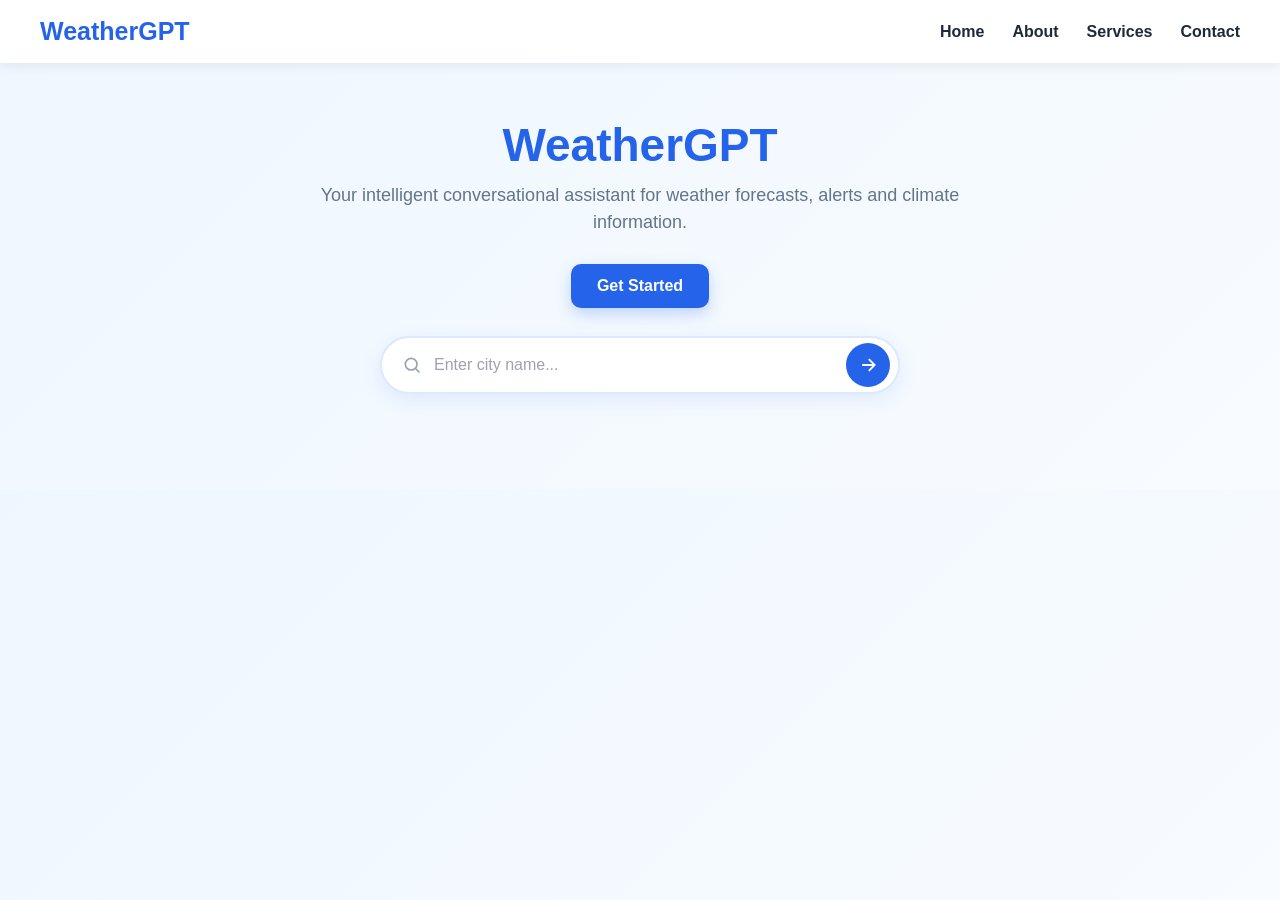
<file: index.html>
<!DOCTYPE html>
<html lang="en">
<head>
    <meta charset="UTF-8">
    <meta name="viewport" content="width=device-width, initial-scale=1.0">
    <title>WeatherGPT</title>
    <link rel="icon" type="image/svg+xml" href="favicon.svg">

    <link rel="stylesheet" href="style.css">
</head>

<body>

<nav>
    <div class="logo">WeatherGPT</div>

    <ul>
        <li><a href="#">Home</a></li>
        <li><a href="#">About</a></li>
        <li><a href="#">Services</a></li>
        <li><a href="#">Contact</a></li>
    </ul>
</nav>

<section class="hero">

    <h1>WeatherGPT</h1>

    <p>
        Your intelligent conversational assistant for
        weather forecasts, alerts and climate information.
    </p>

    <button onclick="document.querySelector('.weather-search input').focus()">
        Get Started
    </button>

    <div class="weather-search">

        <div class="search-shell">
            <svg class="search-icon" viewBox="0 0 24 24" width="20" height="20" fill="none" stroke="currentColor" stroke-width="2">
                <circle cx="11" cy="11" r="7"/>
                <path d="M21 21l-4.35-4.35"/>
            </svg>

            <input type="text" placeholder="Enter city name...">

            <button onclick="goToWeatherPage()" aria-label="Search Weather">
                <svg viewBox="0 0 24 24" width="20" height="20" fill="none" stroke="currentColor" stroke-width="2.2">
                    <path d="M5 12h14M13 5l7 7-7 7"/>
                </svg>
            </button>
        </div>

        <div id="citySuggestion"></div>

    </div>

    <div id="weatherResults" style="display: none;">

        <div class="weather-dashboard">

            <div class="weather-card">

                <h2 id="cityName">--</h2>

                <div class="temperature" id="temperature">
                    --°C
                </div>

                <p class="condition" id="condition">
                    Search a city
                </p>

                <div class="weather-metrics">

                    <div class="metric-card">
                        <span>Humidity</span>
                        <strong id="humidity">--%</strong>
                    </div>

                    <div class="metric-card">
                        <span>Wind Speed</span>
                        <strong id="windSpeed">-- km/h</strong>
                    </div>

                    <div class="metric-card">
                        <span>Visibility</span>
                        <strong id="visibility">-- km</strong>
                    </div>

                    <div class="metric-card">
                        <span>Pressure</span>
                        <strong id="pressure">-- hPa</strong>
                    </div>

                </div>

                <p class="feels-like">
                    Feels Like:
                    <span id="feelsLike">--°C</span>
                </p>

            </div>

            <div class="forecast-section">

                <h2>📅 7-Day Forecast</h2>

                <div class="forecast-container">

                    <div class="forecast-card">
                        <h3 id="day1">Today</h3>
                        <div class="forecast-icon" id="icon1">--</div>
                        <strong id="temp1">--°C</strong>
                        <p id="condition1">--</p>
                        <p id="rain1">Rain: --%</p>
                    </div>

                    <div class="forecast-card">
                        <h3 id="day2">Tomorrow</h3>
                        <div class="forecast-icon" id="icon2">--</div>
                        <strong id="temp2">--°C</strong>
                        <p id="condition2">--</p>
                        <p id="rain2">Rain: --%</p>
                    </div>

                    <div class="forecast-card">
                        <h3 id="day3">Day 3</h3>
                        <div class="forecast-icon" id="icon3">--</div>
                        <strong id="temp3">--°C</strong>
                        <p id="condition3">--</p>
                        <p id="rain3">Rain: --%</p>
                    </div>

                    <div class="forecast-card">
                        <h3 id="day4">Day 4</h3>
                        <div class="forecast-icon" id="icon4">--</div>
                        <strong id="temp4">--°C</strong>
                        <p id="condition4">--</p>
                        <p id="rain4">Rain: --%</p>
                    </div>

                    <div class="forecast-card">
                        <h3 id="day5">Day 5</h3>
                        <div class="forecast-icon" id="icon5">--</div>
                        <strong id="temp5">--°C</strong>
                        <p id="condition5">--</p>
                        <p id="rain5">Rain: --%</p>
                    </div>

                    <div class="forecast-card">
                        <h3 id="day6">Day 6</h3>
                        <div class="forecast-icon" id="icon6">--</div>
                        <strong id="temp6">--°C</strong>
                        <p id="condition6">--</p>
                        <p id="rain6">Rain: --%</p>
                    </div>

                    <div class="forecast-card">
                        <h3 id="day7">Day 7</h3>
                        <div class="forecast-icon" id="icon7">--</div>
                        <strong id="temp7">--°C</strong>
                        <p id="condition7">--</p>
                        <p id="rain7">Rain: --%</p>
                    </div>

                </div>

            </div>

            <div class="bottom-dashboard">

                <div class="risk-section">

                    <h2>🧠 Smart Weather Risk Analysis</h2>

                    <div class="risk-container">

                        <div class="risk-card">
                            <span>🔥 Heat Risk</span>
                            <strong id="heatRisk">--</strong>
                        </div>

                        <div class="risk-card">
                            <span>🌧️ Rain Risk</span>
                            <strong id="rainRisk">--</strong>
                        </div>

                        <div class="risk-card">
                            <span>⛈️ Storm Risk</span>
                            <strong id="stormRisk">--</strong>
                        </div>

                        <div class="risk-card">
                            <span>🚗 Travel Risk</span>
                            <strong id="travelRisk">--</strong>
                        </div>

                    </div>

                    <div class="recommendation-card">

                        <h3>💡 Safety Recommendation</h3>

                        <p id="safetyRecommendation">
                            Search for a city to get weather-based safety recommendations.
                        </p>

                    </div>

                </div>

                <div class="alert-section">

                    <h2>🚨 Weather Alerts</h2>

                    <div class="alert-card">

                        <div class="alert-icon">
                            ⚠️
                        </div>

                        <div class="alert-content">

                            <h3 id="alertTitle">
                                No Active Alerts
                            </h3>

                            <span id="alertLevel">
                                Normal
                            </span>

                            <p id="alertMessage">
                                There are currently no severe weather alerts
                                for the selected city.
                            </p>

                            <p id="rainAlert" class="rain-alert">
                                Rain Probability: --%
                            </p>

                        </div>

                    </div>

                </div>

            </div>

        </div>

        <div class="chat-section" id="chatSection">

            <h2>🤖 Ask WeatherGPT</h2>

            <p>
                Ask questions about weather, forecasts, alerts and climate.
            </p>

            <div class="chat-box-wrap">

                <div class="chat-box">

                    <input
                        type="text"
                        id="chatInput"
                        placeholder="Ask WeatherGPT anything..."
                        autocomplete="off"
                    >

                    <button onclick="askWeatherGPT()" aria-label="Ask">
                        <svg viewBox="0 0 24 24" width="18" height="18" fill="none" stroke="currentColor" stroke-width="2.2">
                            <path d="M5 12h14M13 5l7 7-7 7"/>
                        </svg>
                    </button>

                </div>

                <div id="chatSuggestion"></div>

            </div>

            <div class="chat-suggestions">
                <button type="button" class="suggestion-chip" onclick="askSuggestion('Will it rain tomorrow?')">Will it rain tomorrow?</button>
                <button type="button" class="suggestion-chip" onclick="askSuggestion('Should I carry an umbrella?')">Should I carry an umbrella?</button>
                <button type="button" class="suggestion-chip" onclick="askSuggestion('Nalikku mazhai peyyuma?')">Nalikku mazhai peyyuma?</button>
                <button type="button" class="suggestion-chip" onclick="askSuggestion('Indha ooru sudu evlo irukku?')">Indha ooru sudu evlo irukku?</button>
                <button type="button" class="suggestion-chip" onclick="askSuggestion('இன்று வானிலை எப்படி இருக்கு?')">இன்று வானிலை எப்படி இருக்கு?</button>
            </div>

            <div class="chat-response">

                <strong>WeatherGPT:</strong>

                <p id="chatResponse">
                    Ask me anything about weather, forecasts,
                    alerts or climate.
                </p>

            </div>

        </div>

        <div class="map-section">

            <h2>📍 Live Wind Map</h2>

            <div id="windyContainer">
                <iframe
                    id="windyFrame"
                    title="Windy interactive weather map"
                    loading="lazy">
                </iframe>
            </div>

        </div>

    </div>

</section>

<button id="askAiFab" class="ask-ai-fab" onclick="scrollToChat()" aria-label="Ask WeatherGPT AI" style="display: none;">
    <svg viewBox="0 0 24 24" width="22" height="22" fill="none" stroke="currentColor" stroke-width="2">
        <path d="M21 11.5a8.38 8.38 0 0 1-.9 3.8 8.5 8.5 0 0 1-7.6 4.7 8.38 8.38 0 0 1-3.8-.9L3 21l1.9-5.7a8.38 8.38 0 0 1-.9-3.8 8.5 8.5 0 0 1 4.7-7.6 8.38 8.38 0 0 1 3.8-.9h.5a8.48 8.48 0 0 1 8 8v.5z"/>
    </svg>
    <span>Ask AI</span>
</button>

<script src="script.js"></script>

</body>
</html>
</file>
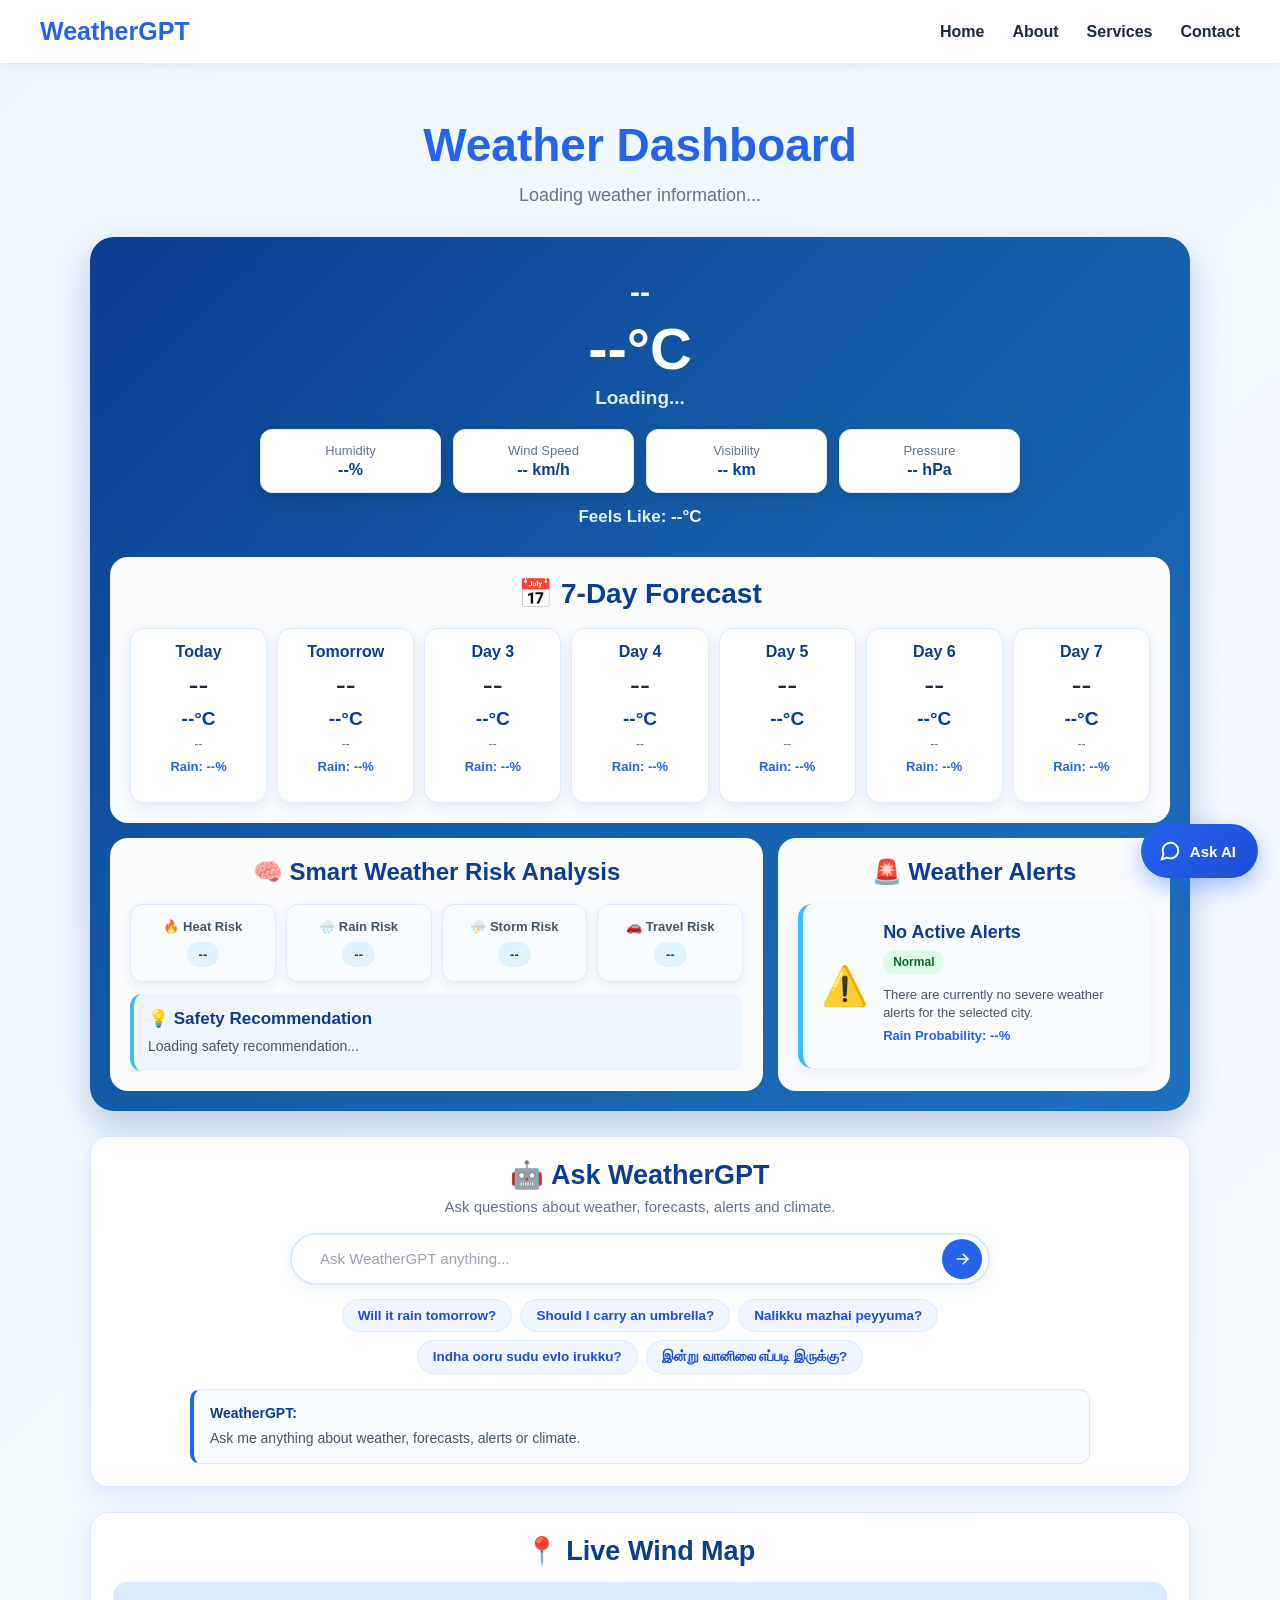
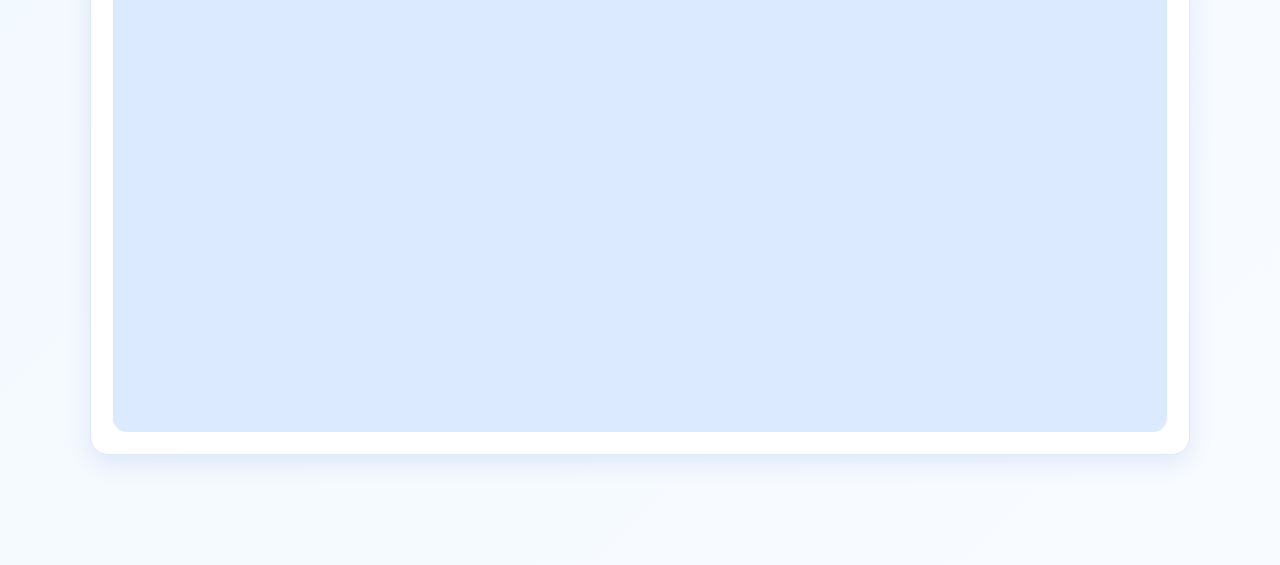
<file: weather.html>
<!DOCTYPE html>
<html lang="en">
<head>
    <meta charset="UTF-8">
    <meta name="viewport" content="width=device-width, initial-scale=1.0">
    <title>WeatherGPT - Weather Dashboard</title>
    <link rel="icon" type="image/svg+xml" href="favicon.svg">

    <link rel="stylesheet" href="style.css">
</head>

<body>

<nav>
    <div class="logo">WeatherGPT</div>

    <ul>
        <li><a href="index.html">Home</a></li>
        <li><a href="#">About</a></li>
        <li><a href="#">Services</a></li>
        <li><a href="#">Contact</a></li>
    </ul>
</nav>

<section class="hero">

    <h1>Weather Dashboard</h1>

    <p id="selectedCity">
        Loading weather information...
    </p>

    <div class="weather-dashboard">

        <div class="weather-card">

            <h2 id="cityName">--</h2>

            <div class="temperature" id="temperature">
                --°C
            </div>

            <p class="condition" id="condition">
                Loading...
            </p>

            <div class="weather-metrics">

                <div class="metric-card">
                    <span>Humidity</span>
                    <strong id="humidity">--%</strong>
                </div>

                <div class="metric-card">
                    <span>Wind Speed</span>
                    <strong id="windSpeed">-- km/h</strong>
                </div>

                <div class="metric-card">
                    <span>Visibility</span>
                    <strong id="visibility">-- km</strong>
                </div>

                <div class="metric-card">
                    <span>Pressure</span>
                    <strong id="pressure">-- hPa</strong>
                </div>

            </div>

            <p class="feels-like">
                Feels Like:
                <span id="feelsLike">--°C</span>
            </p>

        </div>

        <div class="forecast-section">

            <h2>📅 7-Day Forecast</h2>

            <div class="forecast-container">

                <div class="forecast-card">
                    <h3 id="day1">Today</h3>
                    <div class="forecast-icon" id="icon1">--</div>
                    <strong id="temp1">--°C</strong>
                    <p id="condition1">--</p>
                    <p id="rain1">Rain: --%</p>
                </div>

                <div class="forecast-card">
                    <h3 id="day2">Tomorrow</h3>
                    <div class="forecast-icon" id="icon2">--</div>
                    <strong id="temp2">--°C</strong>
                    <p id="condition2">--</p>
                    <p id="rain2">Rain: --%</p>
                </div>

                <div class="forecast-card">
                    <h3 id="day3">Day 3</h3>
                    <div class="forecast-icon" id="icon3">--</div>
                    <strong id="temp3">--°C</strong>
                    <p id="condition3">--</p>
                    <p id="rain3">Rain: --%</p>
                </div>

                <div class="forecast-card">
                    <h3 id="day4">Day 4</h3>
                    <div class="forecast-icon" id="icon4">--</div>
                    <strong id="temp4">--°C</strong>
                    <p id="condition4">--</p>
                    <p id="rain4">Rain: --%</p>
                </div>

                <div class="forecast-card">
                    <h3 id="day5">Day 5</h3>
                    <div class="forecast-icon" id="icon5">--</div>
                    <strong id="temp5">--°C</strong>
                    <p id="condition5">--</p>
                    <p id="rain5">Rain: --%</p>
                </div>

                <div class="forecast-card">
                    <h3 id="day6">Day 6</h3>
                    <div class="forecast-icon" id="icon6">--</div>
                    <strong id="temp6">--°C</strong>
                    <p id="condition6">--</p>
                    <p id="rain6">Rain: --%</p>
                </div>

                <div class="forecast-card">
                    <h3 id="day7">Day 7</h3>
                    <div class="forecast-icon" id="icon7">--</div>
                    <strong id="temp7">--°C</strong>
                    <p id="condition7">--</p>
                    <p id="rain7">Rain: --%</p>
                </div>

            </div>

        </div>

        <div class="bottom-dashboard">

            <div class="risk-section">

                <h2>🧠 Smart Weather Risk Analysis</h2>

                <div class="risk-container">

                    <div class="risk-card">
                        <span>🔥 Heat Risk</span>
                        <strong id="heatRisk">--</strong>
                    </div>

                    <div class="risk-card">
                        <span>🌧️ Rain Risk</span>
                        <strong id="rainRisk">--</strong>
                    </div>

                    <div class="risk-card">
                        <span>⛈️ Storm Risk</span>
                        <strong id="stormRisk">--</strong>
                    </div>

                    <div class="risk-card">
                        <span>🚗 Travel Risk</span>
                        <strong id="travelRisk">--</strong>
                    </div>

                </div>

                <div class="recommendation-card">

                    <h3>💡 Safety Recommendation</h3>

                    <p id="safetyRecommendation">
                        Loading safety recommendation...
                    </p>

                </div>

            </div>

            <div class="alert-section">

                <h2>🚨 Weather Alerts</h2>

                <div class="alert-card">

                    <div class="alert-icon">
                        ⚠️
                    </div>

                    <div class="alert-content">

                        <h3 id="alertTitle">
                            No Active Alerts
                        </h3>

                        <span id="alertLevel">
                            Normal
                        </span>

                        <p id="alertMessage">
                            There are currently no severe weather alerts
                            for the selected city.
                        </p>

                        <p id="rainAlert" class="rain-alert">
                            Rain Probability: --%
                        </p>

                    </div>

                </div>

            </div>

        </div>

    </div>

    <div class="chat-section" id="chatSection">

        <h2>🤖 Ask WeatherGPT</h2>

        <p>
            Ask questions about weather, forecasts, alerts and climate.
        </p>

        <div class="chat-box-wrap">

            <div class="chat-box">

                <input
                    type="text"
                    id="chatInput"
                    placeholder="Ask WeatherGPT anything..."
                    autocomplete="off"
                >

                <button onclick="askWeatherGPT()" aria-label="Ask">
                    <svg viewBox="0 0 24 24" width="18" height="18" fill="none" stroke="currentColor" stroke-width="2.2">
                        <path d="M5 12h14M13 5l7 7-7 7"/>
                    </svg>
                </button>

            </div>

            <div id="chatSuggestion"></div>

        </div>

        <div class="chat-suggestions">
            <button type="button" class="suggestion-chip" onclick="askSuggestion('Will it rain tomorrow?')">Will it rain tomorrow?</button>
            <button type="button" class="suggestion-chip" onclick="askSuggestion('Should I carry an umbrella?')">Should I carry an umbrella?</button>
            <button type="button" class="suggestion-chip" onclick="askSuggestion('Nalikku mazhai peyyuma?')">Nalikku mazhai peyyuma?</button>
            <button type="button" class="suggestion-chip" onclick="askSuggestion('Indha ooru sudu evlo irukku?')">Indha ooru sudu evlo irukku?</button>
            <button type="button" class="suggestion-chip" onclick="askSuggestion('இன்று வானிலை எப்படி இருக்கு?')">இன்று வானிலை எப்படி இருக்கு?</button>
        </div>

        <div class="chat-response">

            <strong>WeatherGPT:</strong>

            <p id="chatResponse">
                Ask me anything about weather, forecasts,
                alerts or climate.
            </p>

        </div>

    </div>

    <div class="map-section">

        <h2>📍 Live Wind Map</h2>

        <div id="windyContainer">
            <iframe
                id="windyFrame"
                title="Windy interactive weather map"
                loading="lazy">
            </iframe>
        </div>

    </div>

</section>

<button id="askAiFab" class="ask-ai-fab" onclick="scrollToChat()" aria-label="Ask WeatherGPT AI">
    <svg viewBox="0 0 24 24" width="22" height="22" fill="none" stroke="currentColor" stroke-width="2">
        <path d="M21 11.5a8.38 8.38 0 0 1-.9 3.8 8.5 8.5 0 0 1-7.6 4.7 8.38 8.38 0 0 1-3.8-.9L3 21l1.9-5.7a8.38 8.38 0 0 1-.9-3.8 8.5 8.5 0 0 1 4.7-7.6 8.38 8.38 0 0 1 3.8-.9h.5a8.48 8.48 0 0 1 8 8v.5z"/>
    </svg>
    <span>Ask AI</span>
</button>

<script src="script.js"></script>

</body>
</html>
</file>
<file: style.css>
* {
    box-sizing: border-box;
}

html {
    scroll-behavior: smooth;
}

body {
    margin: 0;
    font-family: Arial, sans-serif;
    background: linear-gradient(135deg, #eef7ff, #f8fbff);
    color: #1f2937;
    text-align: center;
}

nav {
    background: #ffffff;
    padding: 17px 40px;
    display: flex;
    justify-content: space-between;
    align-items: center;
    box-shadow: 0 2px 12px rgba(0, 0, 0, 0.08);
    position: sticky;
    top: 0;
    z-index: 1000;
}

nav .logo {
    color: #2563eb;
    font-size: 25px;
    font-weight: 800;
}

nav ul {
    display: flex;
    gap: 28px;
    list-style: none;
    margin: 0;
    padding: 0;
}

nav ul li a {
    color: #1e293b;
    text-decoration: none;
    font-weight: 600;
    transition: 0.25s ease;
}

nav ul li a:hover {
    color: #2563eb;
}

.hero {
    padding: 55px 20px 60px;
    text-align: center;
}

.hero h1 {
    margin: 0 0 10px;
    font-size: 46px;
    color: #2563eb;
    font-weight: 800;
}

.hero > p {
    font-size: 18px;
    color: #64748b;
    margin: 0 auto 28px;
    max-width: 720px;
    line-height: 1.5;
}

.hero > button {
    padding: 13px 26px;
    border: none;
    border-radius: 10px;
    background: #2563eb;
    color: #ffffff;
    font-size: 16px;
    font-weight: 700;
    cursor: pointer;
    transition: 0.25s ease;
    box-shadow: 0 6px 15px rgba(37, 99, 235, 0.25);
}

.hero > button:hover {
    background: #1d4ed8;
    transform: translateY(-2px);
}

.weather-search {
    position: relative;
    display: flex;
    justify-content: center;
    margin: 28px auto 35px;
    max-width: 560px;
    padding: 0 20px;
}

.search-shell {
    display: flex;
    align-items: center;
    width: 100%;
    height: 58px;
    background: #ffffff;
    border: 2px solid #dbeafe;
    border-radius: 999px;
    box-shadow: 0 6px 20px rgba(37, 99, 235, 0.1);
    transition: 0.2s ease;
    padding: 0 8px 0 20px;
}

.search-shell:focus-within {
    border-color: #2563eb;
    box-shadow: 0 0 0 4px rgba(37, 99, 235, 0.12), 0 6px 20px rgba(37, 99, 235, 0.12);
}

.search-icon {
    flex-shrink: 0;
    color: #94a3b8;
}

.weather-search input {
    flex: 1;
    height: 100%;
    min-width: 0;
    border: none;
    outline: none;
    background: transparent;
    padding: 0 12px;
    font-size: 16px;
    font-family: inherit;
    color: #1f2937;
}

.weather-search input::placeholder {
    color: #9ca3af;
}

.weather-search button {
    flex-shrink: 0;
    width: 44px;
    height: 44px;
    display: flex;
    align-items: center;
    justify-content: center;
    border: none;
    border-radius: 50%;
    background: #2563eb;
    color: #ffffff;
    cursor: pointer;
    transition: 0.2s ease;
}

.weather-search button:hover {
    background: #1d4ed8;
    transform: scale(1.05);
}

.weather-search button:disabled {
    cursor: default;
    opacity: 0.85;
}

.weather-search button.is-loading svg {
    animation: search-spin 0.8s linear infinite;
}

@keyframes search-spin {
    from { transform: rotate(0deg); }
    to { transform: rotate(360deg); }
}

#citySuggestion {
    position: absolute;
    top: 66px;
    left: 20px;
    right: 20px;
    background: #ffffff;
    border-radius: 16px;
    box-shadow: 0 8px 24px rgba(0, 0, 0, 0.15);
    z-index: 2000;
    overflow: hidden;
    text-align: left;
}

.suggestion-item {
    padding: 12px 16px;
    cursor: pointer;
    border-bottom: 1px solid #e5e7eb;
    font-size: 15px;
    color: #334155;
    background: #ffffff;
    transition: 0.2s ease;
}

.suggestion-item:hover {
    background: #eff6ff;
    color: #1d4ed8;
}

#weatherResults {
    width: 100%;
}

.weather-dashboard {
    width: 92%;
    max-width: 1100px;
    margin: 25px auto;
    padding: 20px;
    background: linear-gradient(135deg, #0b3d91, #155eaa, #1e6fbd);
    border: none;
    border-radius: 24px;
    box-shadow: 0 15px 35px rgba(11, 61, 145, 0.25);
}

.weather-card {
    width: 100%;
    padding: 18px 15px 10px;
    background: transparent;
    border: none;
    box-shadow: none;
    text-align: center;
}

.weather-card h2 {
    margin: 0;
    color: #ffffff;
    font-size: 30px;
    font-weight: 800;
}

.weather-card .temperature {
    margin: 8px 0 0;
    color: #ffffff;
    font-size: 58px;
    font-weight: 800;
    line-height: 1.1;
}

.weather-card .condition {
    margin: 6px 0 20px;
    color: #dbeafe;
    font-size: 19px;
    font-weight: 600;
}

.weather-metrics {
    width: 100%;
    display: grid;
    grid-template-columns: repeat(4, minmax(0, 1fr));
    gap: 12px;
    max-width: 760px;
    margin: 0 auto;
}

.metric-card {
    height: 64px;
    padding: 8px 10px;
    background: #ffffff;
    border-radius: 12px;
    display: flex;
    flex-direction: column;
    justify-content: center;
    align-items: center;
    box-shadow: 0 6px 15px rgba(0, 0, 0, 0.12);
    border: 1px solid #dbeafe;
}

.metric-card span {
    display: block;
    margin-bottom: 3px;
    color: #64748b;
    font-size: 13px;
    font-weight: 500;
}

.metric-card strong {
    color: #0b3d91;
    font-size: 16px;
    font-weight: 800;
}

.weather-card .feels-like {
    margin: 14px 0 5px;
    color: #e0f2fe;
    font-size: 17px;
    font-weight: 600;
}

.weather-card .feels-like span {
    color: #ffffff;
    font-weight: 800;
}

.forecast-section {
    width: 100%;
    margin-top: 15px;
    padding: 20px;
    background: rgba(255, 255, 255, 0.98);
    border-radius: 18px;
}

.forecast-section h2 {
    margin: 0 0 18px;
    color: #0b3d91;
    font-size: 28px;
    font-weight: 800;
}

.forecast-container {
    width: 100%;
    display: grid;
    grid-template-columns: repeat(7, minmax(0, 1fr));
    gap: 10px;
}

.forecast-card {
    min-width: 0;
    min-height: 175px;
    padding: 14px 7px;
    background: #ffffff;
    border: 1px solid #dbeafe;
    border-radius: 14px;
    box-shadow: 0 5px 14px rgba(30, 64, 175, 0.1);
    transition: 0.25s ease;
    cursor: pointer;
}

.forecast-card:hover {
    transform: translateY(-5px);
    box-shadow: 0 10px 22px rgba(30, 64, 175, 0.18);
    border-color: #93c5fd;
}

.forecast-card h3 {
    margin: 0 0 9px;
    color: #0b3d91;
    font-size: 16px;
    font-weight: 800;
}

.forecast-icon {
    margin: 7px 0;
    font-size: 30px;
    line-height: 1;
}

.forecast-card strong {
    display: block;
    margin-top: 8px;
    color: #0b3d91;
    font-size: 19px;
    font-weight: 800;
}

.forecast-card p {
    margin: 7px 0;
    color: #64748b;
    font-size: 12px;
    line-height: 1.3;
}

.forecast-card p[id^="rain"] {
    color: #2563eb;
    font-size: 13px;
    font-weight: 700;
}

.bottom-dashboard {
    width: 100%;
    display: grid;
    grid-template-columns: 1.25fr 0.75fr;
    gap: 15px;
    margin-top: 15px;
}

.risk-section,
.alert-section {
    padding: 20px;
    background: rgba(255, 255, 255, 0.98);
    border-radius: 18px;
}

.risk-section h2,
.alert-section h2 {
    margin: 0 0 18px;
    color: #0b3d91;
    font-size: 24px;
    font-weight: 800;
}

.risk-container {
    display: grid;
    grid-template-columns: repeat(4, minmax(0, 1fr));
    gap: 10px;
}

.risk-card {
    padding: 14px 7px;
    background: #f8fbff;
    border: 1px solid #dbeafe;
    border-radius: 12px;
    box-shadow: 0 4px 12px rgba(30, 64, 175, 0.08);
}

.risk-card span {
    display: block;
    margin-bottom: 8px;
    color: #475569;
    font-size: 13px;
    font-weight: 600;
}

.risk-card strong {
    display: inline-block;
    padding: 5px 12px;
    border-radius: 20px;
    background: #e0f2fe;
    color: #0b3d91;
    font-size: 13px;
    font-weight: 800;
}

.recommendation-card {
    margin-top: 12px;
    padding: 14px;
    background: #eff6ff;
    border-left: 4px solid #38bdf8;
    border-radius: 12px;
    text-align: left;
}

.recommendation-card h3 {
    margin: 0 0 7px;
    color: #0b3d91;
    font-size: 17px;
}

.recommendation-card p {
    margin: 0;
    color: #475569;
    font-size: 14px;
    line-height: 1.5;
}

.alert-card {
    min-height: 145px;
    padding: 18px;
    display: flex;
    align-items: center;
    gap: 15px;
    background: #f8fbff;
    border-left: 5px solid #38bdf8;
    border-radius: 14px;
    box-shadow: 0 5px 14px rgba(30, 64, 175, 0.08);
    text-align: left;
}

.alert-icon {
    font-size: 38px;
}

.alert-content {
    flex: 1;
}

.alert-content h3 {
    margin: 0 0 7px;
    color: #0b3d91;
    font-size: 18px;
}

#alertLevel {
    display: inline-block;
    margin-bottom: 7px;
    padding: 5px 10px;
    border-radius: 20px;
    background: #dcfce7;
    color: #166534;
    font-size: 12px;
    font-weight: 800;
}

.alert-content p {
    margin: 5px 0;
    color: #475569;
    font-size: 13px;
    line-height: 1.4;
}

.alert-content .rain-alert {
    color: #2563eb;
    font-weight: 700;
}

.chat-section {
    width: 92%;
    max-width: 1100px;
    margin: 25px auto;
    padding: 22px;
    background: #ffffff;
    border: 1px solid #dbeafe;
    border-radius: 18px;
    box-shadow: 0 8px 24px rgba(30, 64, 175, 0.1);
}

.chat-section h2 {
    margin: 0 0 7px;
    color: #0b3d91;
    font-size: 27px;
}

.chat-section > p {
    margin: 0;
    color: #64748b;
    font-size: 15px;
}

.chat-box {
    display: flex;
    align-items: center;
    max-width: 700px;
    margin: 0 auto;
    height: 52px;
    background: #ffffff;
    border: 2px solid #dbeafe;
    border-radius: 999px;
    box-shadow: 0 4px 14px rgba(37, 99, 235, 0.08);
    transition: 0.2s ease;
    padding: 0 6px 0 18px;
}

.chat-box:focus-within {
    border-color: #2563eb;
    box-shadow: 0 0 0 4px rgba(37, 99, 235, 0.12), 0 4px 14px rgba(37, 99, 235, 0.1);
}

.chat-box input {
    flex: 1;
    min-width: 0;
    height: 100%;
    border: none;
    outline: none;
    background: transparent;
    padding: 0 10px;
    font-size: 15px;
    font-family: inherit;
    color: #1f2937;
}

.chat-box input::placeholder {
    color: #9ca3af;
}

.chat-box button {
    flex-shrink: 0;
    width: 40px;
    height: 40px;
    display: flex;
    align-items: center;
    justify-content: center;
    border: none;
    border-radius: 50%;
    background: #2563eb;
    color: #ffffff;
    cursor: pointer;
    transition: 0.2s ease;
}

.chat-box button:hover {
    background: #1d4ed8;
    transform: scale(1.05);
}

.chat-box-wrap {
    position: relative;
    max-width: 700px;
    margin: 18px auto 0;
}

#chatSuggestion {
    position: absolute;
    top: calc(100% + 6px);
    left: 0;
    right: 0;
    background: #ffffff;
    border-radius: 16px;
    box-shadow: 0 8px 24px rgba(0, 0, 0, 0.15);
    z-index: 2000;
    overflow: hidden;
    text-align: left;
}

.chat-suggestion-item {
    padding: 12px 18px;
    cursor: pointer;
    border-bottom: 1px solid #e5e7eb;
    font-size: 14.5px;
    color: #334155;
    transition: 0.15s ease;
}

.chat-suggestion-item:last-child {
    border-bottom: none;
}

.chat-suggestion-item:hover {
    background: #eff6ff;
    color: #1d4ed8;
}

.chat-suggestions {
    display: flex;
    flex-wrap: wrap;
    justify-content: center;
    gap: 8px;
    max-width: 700px;
    margin: 14px auto 0;
}

.suggestion-chip {
    background: #eff6ff;
    color: #1d4ed8;
    border: 1px solid #dbeafe;
    border-radius: 999px;
    padding: 8px 15px;
    font-size: 13.5px;
    font-weight: 600;
    font-family: inherit;
    cursor: pointer;
    transition: 0.2s ease;
}

.suggestion-chip:hover {
    background: #2563eb;
    color: #ffffff;
    border-color: #2563eb;
}

.chat-response {
    max-width: 900px;
    min-height: 55px;
    margin: 15px auto 0;
    padding: 14px 16px;
    background: #f8fbff;
    border: 1px solid #dbeafe;
    border-left: 4px solid #2563eb;
    border-radius: 10px;
    text-align: left;
}

.chat-response strong {
    color: #0b3d91;
    font-size: 14px;
}

.chat-response p {
    margin: 6px 0 0;
    color: #475569;
    font-size: 14px;
    line-height: 1.5;
}

.map-section {
    width: 92%;
    max-width: 1100px;
    margin: 25px auto 50px;
    padding: 22px;
    background: #ffffff;
    border: 1px solid #dbeafe;
    border-radius: 18px;
    box-shadow: 0 8px 24px rgba(30, 64, 175, 0.1);
}

.map-section h2 {
    margin: 0 0 15px;
    color: #0b3d91;
    font-size: 27px;
}

#windyContainer {
    position: relative;
    width: 100%;
    height: 70vh;
    height: 70dvh;
    min-height: 420px;
    border-radius: 10px;
    overflow: hidden;
    background: #dbeafe;
}

#windyContainer iframe {
    position: absolute;
    top: 0;
    left: 0;
    width: 100%;
    height: 100%;
    border: 0;
}

@media (min-width: 601px) {
    #windyContainer {
        height: 450px;
        border-radius: 14px;
    }
}

@media (max-width: 1000px) {
    .forecast-container {
        grid-template-columns: repeat(4, minmax(0, 1fr));
    }

    .bottom-dashboard {
        grid-template-columns: 1fr;
    }

    .weather-metrics {
        max-width: 700px;
    }
}

@media (max-width: 768px) {
    nav {
        padding: 15px 20px;
    }

    nav ul {
        gap: 15px;
    }

    nav ul li a {
        font-size: 14px;
    }

    .hero {
        padding: 45px 15px 45px;
    }

    .hero h1 {
        font-size: 38px;
    }

    .weather-dashboard,
    .chat-section,
    .map-section {
        width: 95%;
    }

    .weather-dashboard {
        padding: 14px;
    }

    .weather-metrics {
        grid-template-columns: repeat(2, minmax(0, 1fr));
        max-width: 450px;
    }

    .forecast-container {
        grid-template-columns: repeat(2, minmax(0, 1fr));
    }

    .risk-container {
        grid-template-columns: repeat(2, minmax(0, 1fr));
    }
}

@media (max-width: 600px) {
    nav {
        flex-direction: column;
        gap: 12px;
    }

    nav ul {
        flex-wrap: wrap;
        justify-content: center;
    }

    .hero h1 {
        font-size: 32px;
    }

    .hero {
        padding: 40px 14px 45px;
    }

    .weather-search {
        padding: 0 14px;
    }

    .search-shell {
        height: 60px;
        padding: 0 6px 0 18px;
    }

    .weather-search input {
        font-size: 17px;
    }

    .weather-search button {
        width: 48px;
        height: 48px;
    }

    #citySuggestion {
        left: 14px;
        right: 14px;
        top: 68px;
    }

    .weather-card .temperature {
        font-size: 48px;
    }

    .weather-metrics {
        grid-template-columns: repeat(2, minmax(0, 1fr));
        gap: 9px;
    }

    .metric-card {
        height: 60px;
    }

    .forecast-container {
        grid-template-columns: repeat(2, minmax(0, 1fr));
    }

    .risk-container {
        grid-template-columns: 1fr;
    }

    .chat-box {
        height: 56px;
        padding: 0 5px 0 16px;
        margin: 0;
    }

    .chat-box-wrap {
        margin: 18px 6px 0;
    }

    .chat-box input {
        font-size: 16px;
    }

    .chat-box button {
        width: 44px;
        height: 44px;
    }

    .chat-suggestions {
        margin: 12px 10px 0;
        gap: 6px;
    }

    .suggestion-chip {
        font-size: 12.5px;
        padding: 7px 12px;
    }

    .alert-card {
        flex-direction: column;
        text-align: center;
    }

    .map-section {
        width: 100%;
        padding: 14px 10px;
        border-radius: 0;
        border-left: none;
        border-right: none;
        margin: 20px 0 32px;
    }

    .map-section h2 {
        font-size: 20px;
        padding: 0 6px;
    }
}

/* ---------- Floating "Ask AI" button ---------- */

.ask-ai-fab {
    position: fixed;
    right: 22px;
    bottom: 22px;
    height: 54px;
    padding: 0 22px 0 18px;
    display: flex;
    align-items: center;
    gap: 9px;
    background: linear-gradient(135deg, #2563eb, #1d4ed8);
    color: #ffffff;
    border: none;
    border-radius: 999px;
    box-shadow: 0 8px 24px rgba(37, 99, 235, 0.4);
    cursor: pointer;
    font-size: 15px;
    font-weight: 700;
    font-family: inherit;
    z-index: 500;
    transition: transform 0.15s ease, box-shadow 0.15s ease;
}

.ask-ai-fab:hover {
    transform: translateY(-2px);
    box-shadow: 0 12px 30px rgba(37, 99, 235, 0.5);
}

.ask-ai-fab::before {
    content: "";
    position: absolute;
    inset: 0;
    border-radius: 999px;
    border: 2px solid #93c5fd;
    opacity: 0;
    pointer-events: none;
}

@media (prefers-reduced-motion: no-preference) {
    .ask-ai-fab::before {
        animation: ask-ai-pulse 2.6s ease-out infinite;
    }

    @keyframes ask-ai-pulse {
        0% { transform: scale(1); opacity: 0.65; }
        70% { transform: scale(1.3); opacity: 0; }
        100% { transform: scale(1.3); opacity: 0; }
    }
}

@media (max-width: 600px) {
    .ask-ai-fab {
        right: 16px;
        bottom: 16px;
        height: 50px;
        padding: 0 18px 0 15px;
        font-size: 14px;
    }
}
</file>
